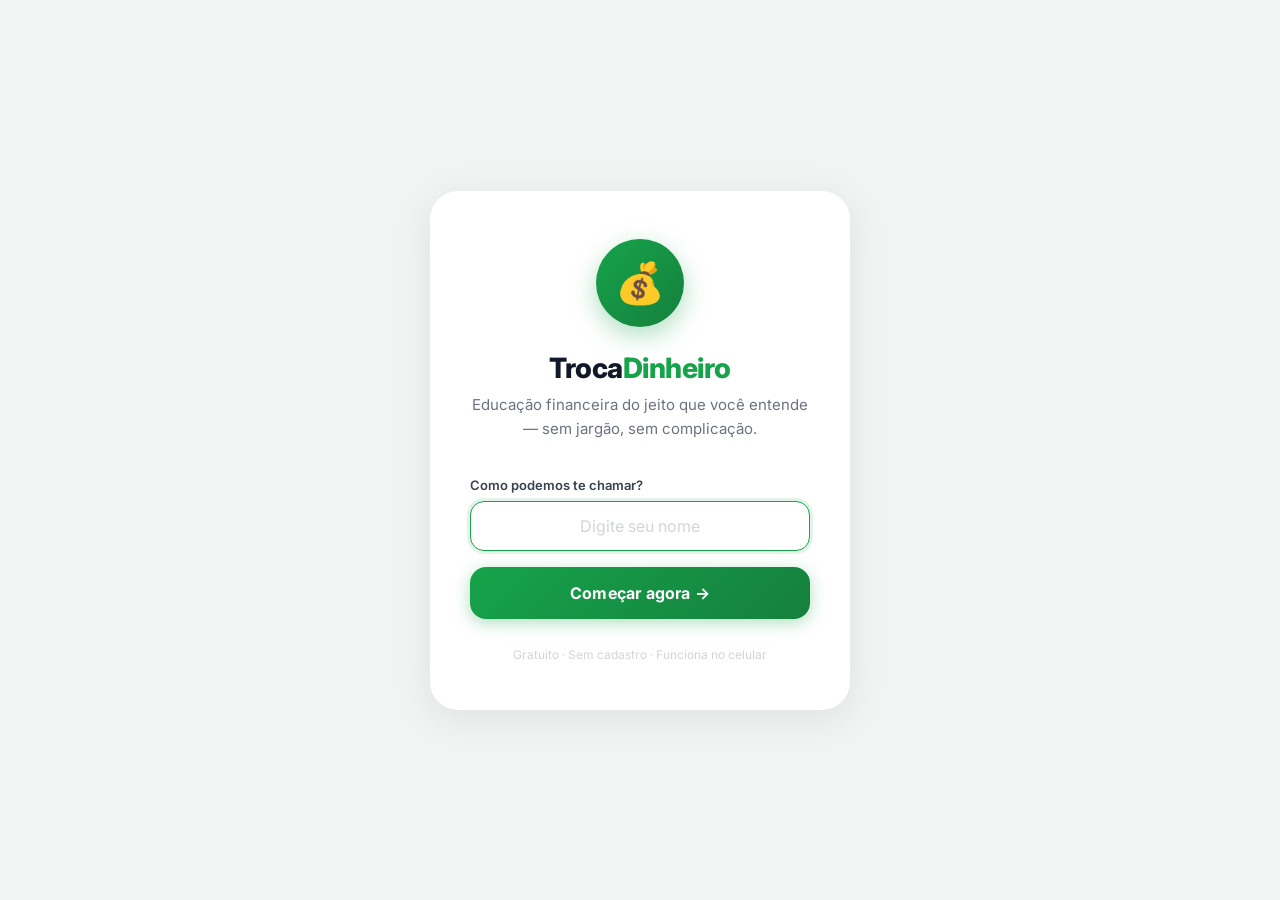
<file: TrocaDinheiro/bemvindo.html>
<!DOCTYPE html>
<html lang="pt-BR">

<head>
  <meta charset="UTF-8">
  <meta name="viewport" content="width=device-width, initial-scale=1.0">
  <title>TrocaDinheiro — Bem-vindo</title>

  <link rel="preconnect" href="https://fonts.googleapis.com">
  <link rel="preconnect" href="https://fonts.gstatic.com" crossorigin>
  <link href="https://fonts.googleapis.com/css2?family=Inter:wght@400;500;600;700;800&display=swap" rel="stylesheet">

  <style>

    * {
      margin: 0;
      padding: 0;
      box-sizing: border-box;
      font-family: 'Inter', sans-serif;
    }

    body {
      background: #f0f4f2;
      min-height: 100vh;
      display: flex;
      align-items: center;
      justify-content: center;
      padding: 24px 16px;
    }

    /* ═══════════════════════════════════════
       CARD CENTRAL
    ═══════════════════════════════════════ */

    .card {
      background: white;
      border-radius: 28px;
      padding: 48px 40px;
      max-width: 420px;
      width: 100%;
      box-shadow: 0 8px 40px rgba(0,0,0,0.08);
      text-align: center;
    }

    /* ═══════════════════════════════════════
       LOGO ANIMADA
    ═══════════════════════════════════════ */

    .logo-circle {
      width: 88px;
      height: 88px;
      border-radius: 50%;
      background: linear-gradient(135deg, #16a34a, #15803d);
      display: flex;
      align-items: center;
      justify-content: center;
      margin: 0 auto 24px;
      font-size: 40px;
      box-shadow: 0 8px 24px rgba(22,163,74,0.35);
      animation: entrarLogo 0.6s ease-out forwards;
    }

    @keyframes entrarLogo {
      from { opacity: 0; transform: scale(0.5); }
      to   { opacity: 1; transform: scale(1); }
    }

    /* ═══════════════════════════════════════
       TEXTOS — cada um entra com delay
    ═══════════════════════════════════════ */

    .app-nome {
      font-size: 28px;
      font-weight: 800;
      color: #111827;
      letter-spacing: -0.5px;
      margin-bottom: 8px;
      animation: subir 0.5s ease-out 0.2s both;
      /* both = aplica o estado inicial antes de começar */
    }

    .app-nome span { color: #16a34a; }

    .app-desc {
      font-size: 15px;
      color: #6b7280;
      line-height: 1.6;
      margin-bottom: 36px;
      animation: subir 0.5s ease-out 0.35s both;
    }

    @keyframes subir {
      from { opacity: 0; transform: translateY(16px); }
      to   { opacity: 1; transform: translateY(0); }
    }

    /* ═══════════════════════════════════════
       TELA 1: PRIMEIRO ACESSO
       Pede o nome do usuário
    ═══════════════════════════════════════ */

    .tela {
      animation: subir 0.4s ease-out both;
    }

    .tela-label {
      font-size: 13px;
      font-weight: 600;
      color: #374151;
      text-align: left;
      margin-bottom: 8px;
      display: block;
    }

    .input-nome {
      width: 100%;
      padding: 14px 16px;
      border: 1.5px solid #e5e7eb;
      border-radius: 14px;
      font-size: 16px;
      color: #111827;
      outline: none;
      transition: border-color 0.2s, box-shadow 0.2s;
      margin-bottom: 16px;
      font-family: 'Inter', sans-serif;
      text-align: center;
    }

    .input-nome:focus {
      border-color: #16a34a;
      box-shadow: 0 0 0 3px rgba(22,163,74,0.12);
    }

    .input-nome::placeholder { color: #d1d5db; }

    /* Mensagem de erro discreta */
    .erro {
      font-size: 13px;
      color: #ef4444;
      margin-bottom: 12px;
      display: none;
      animation: subir 0.3s ease-out;
    }

    /* ═══════════════════════════════════════
       TELA 2: RETORNO
       Cumprimenta pelo nome
    ═══════════════════════════════════════ */

    .saudacao {
      font-size: 22px;
      font-weight: 800;
      color: #111827;
      margin-bottom: 8px;
    }

    .saudacao span { color: #16a34a; }

    .saudacao-sub {
      font-size: 14px;
      color: #6b7280;
      margin-bottom: 28px;
      line-height: 1.6;
    }

    /* Progresso resumido na tela de retorno */
    .resumo-progresso {
      background: #f0fdf4;
      border: 1px solid #bbf7d0;
      border-radius: 14px;
      padding: 14px 18px;
      margin-bottom: 24px;
      display: flex;
      align-items: center;
      gap: 12px;
      text-align: left;
    }

    .resumo-icone {
      font-size: 28px;
      flex-shrink: 0;
    }

    .resumo-texto h4 {
      font-size: 13px;
      font-weight: 700;
      color: #166534;
      margin-bottom: 2px;
    }

    .resumo-texto p {
      font-size: 12px;
      color: #15803d;
    }

    /* ═══════════════════════════════════════
       BOTÃO PRINCIPAL
    ═══════════════════════════════════════ */

    .btn-entrar {
      width: 100%;
      padding: 16px;
      border: none;
      border-radius: 16px;
      background: linear-gradient(135deg, #16a34a, #15803d);
      color: white;
      font-size: 16px;
      font-weight: 700;
      cursor: pointer;
      transition: transform 0.2s, box-shadow 0.2s;
      box-shadow: 0 4px 16px rgba(22,163,74,0.35);
      letter-spacing: 0.2px;
      animation: subir 0.5s ease-out 0.5s both;
    }

    .btn-entrar:hover {
      transform: translateY(-2px);
      box-shadow: 0 8px 24px rgba(22,163,74,0.45);
    }

    .btn-entrar:active { transform: translateY(0); }

    /* Link discreto para trocar de usuário */
    .trocar-usuario {
      margin-top: 16px;
      font-size: 12px;
      color: #9ca3af;
      cursor: pointer;
      background: none;
      border: none;
      text-decoration: underline;
      animation: subir 0.5s ease-out 0.6s both;
    }

    .trocar-usuario:hover { color: #6b7280; }

    /* ═══════════════════════════════════════
       RODAPÉ DISCRETO
    ═══════════════════════════════════════ */

    .rodape {
      margin-top: 28px;
      font-size: 12px;
      color: #d1d5db;
      animation: subir 0.5s ease-out 0.7s both;
    }

    /* ═══════════════════════════════════════
       RESPONSIVO
    ═══════════════════════════════════════ */

    @media (max-width: 480px) {
      .card { padding: 36px 24px; }
      .app-nome { font-size: 24px; }
    }

  </style>
</head>

<body>

  <div class="card">

    <!-- LOGO -->
    <div class="logo-circle">💰</div>

    <!-- NOME E DESCRIÇÃO DO APP -->
    <h1 class="app-nome">Troca<span>Dinheiro</span></h1>
    <p class="app-desc">
      Educação financeira do jeito que você entende —
      sem jargão, sem complicação.
    </p>

    <!-- ═══════════════════════════════════════
         TELA 1: PRIMEIRO ACESSO
         Aparece quando não há nome salvo
    ═══════════════════════════════════════ -->

    <div id="tela-primeiro-acesso" class="tela" style="display:none;">

      <label class="tela-label" for="input-nome">
        Como podemos te chamar?
      </label>

      <input
        type="text"
        id="input-nome"
        class="input-nome"
        placeholder="Digite seu nome"
        maxlength="30"
        oninput="limparErro()"
        onkeydown="if(event.key==='Enter') entrar()"
      >
      <!-- onkeydown: ao pressionar Enter, chama entrar() diretamente -->

      <p class="erro" id="erro-nome">
        Por favor, digite seu nome para continuar.
      </p>

      <button class="btn-entrar" onclick="entrar()">
        Começar agora →
      </button>

    </div>

    <!-- ═══════════════════════════════════════
         TELA 2: RETORNO
         Aparece quando há nome salvo
    ═══════════════════════════════════════ -->

    <div id="tela-retorno" class="tela" style="display:none;">

      <p class="saudacao">
        Olá, <span id="nome-usuario"></span>! 👋
      </p>

      <p class="saudacao-sub">
        Que bom ter você de volta. Continue de onde parou.
      </p>

      <!-- Resumo do progresso -->
      <div class="resumo-progresso">
        <div class="resumo-icone">🏆</div>
        <div class="resumo-texto">
          <h4 id="resumo-titulo">Carregando...</h4>
          <p id="resumo-sub">Veja suas conquistas</p>
        </div>
      </div>

      <button class="btn-entrar" onclick="irPara('index.html')">
        Continuar →
      </button>

      <br>

      <button class="trocar-usuario" onclick="trocarUsuario()">
        Não é você? Trocar nome
      </button>

    </div>

    <!-- RODAPÉ -->
    <p class="rodape">Gratuito · Sem cadastro · Funciona no celular</p>

  </div>

  <script>

    // ─────────────────────────────────────
    // VERIFICA SE JÁ HÁ NOME SALVO
    // Decide qual tela mostrar ao carregar
    // ─────────────────────────────────────

    const nomeSalvo = localStorage.getItem('nome-usuario');
    // localStorage.getItem retorna null se não existir

    if (nomeSalvo) {
      mostrarRetorno(nomeSalvo);
    } else {
      mostrarPrimeiroAcesso();
    }


    // ─────────────────────────────────────
    // TELA DE PRIMEIRO ACESSO
    // ─────────────────────────────────────

    function mostrarPrimeiroAcesso() {
      document.getElementById('tela-primeiro-acesso').style.display = 'block';
      document.getElementById('tela-retorno').style.display         = 'none';

      // Foca automaticamente no campo de nome
      setTimeout(function() {
        document.getElementById('input-nome').focus();
      }, 600);
      // Delay de 600ms para esperar a animação de entrada terminar
    }


    // ─────────────────────────────────────
    // TELA DE RETORNO
    // Preenche com o nome e progresso
    // ─────────────────────────────────────

    function mostrarRetorno(nome) {
      document.getElementById('tela-primeiro-acesso').style.display = 'none';
      document.getElementById('tela-retorno').style.display         = 'block';

      // Preenche o nome
      document.getElementById('nome-usuario').textContent = nome;

      // Lê o progresso de módulos concluídos
      const concluidos = JSON.parse(localStorage.getItem('concluidos') || '[]');
      const total = 5;
      // Total de módulos disponíveis no app

      const tituloEl = document.getElementById('resumo-titulo');
      const subEl    = document.getElementById('resumo-sub');

      if (concluidos.length === 0) {
        tituloEl.textContent = 'Nenhum módulo concluído ainda';
        subEl.textContent    = 'Comece agora e aprenda algo novo!';
      } else if (concluidos.length === total) {
        tituloEl.textContent = 'Todos os módulos concluídos! 🎉';
        subEl.textContent    = 'Você completou o TrocaDinheiro!';
      } else {
        tituloEl.textContent = concluidos.length + ' de ' + total + ' módulos concluídos';
        subEl.textContent    = 'Continue de onde parou!';
      }
    }


    // ─────────────────────────────────────
    // FUNÇÃO DE ENTRADA (primeiro acesso)
    // ─────────────────────────────────────

    function entrar() {
      const input = document.getElementById('input-nome');
      const nome  = input.value.trim();
      // .trim() remove espaços no início e no fim

      if (nome === '') {
        // Mostra erro se o campo estiver vazio
        document.getElementById('erro-nome').style.display = 'block';
        input.focus();
        return;
      }

      // Formata o nome: primeira letra de cada palavra em maiúscula
      const nomeFormatado = nome
        .toLowerCase()
        .split(' ')
        .map(function(palavra) {
          return palavra.charAt(0).toUpperCase() + palavra.slice(1);
          // charAt(0) pega a primeira letra
          // toUpperCase() a deixa maiúscula
          // slice(1) pega o resto da palavra
        })
        .join(' ');

      // Salva no localStorage
      localStorage.setItem('nome-usuario', nomeFormatado);

      // Navega para o index com fade
      irPara('index.html');
    }


    // ─────────────────────────────────────
    // TROCAR USUÁRIO
    // Apaga o nome salvo e volta ao primeiro acesso
    // ─────────────────────────────────────

    function trocarUsuario() {
      if (confirm('Isso vai apagar seu nome e histórico de progresso. Continuar?')) {
        localStorage.removeItem('nome-usuario');
        localStorage.removeItem('concluidos');
        localStorage.removeItem('ultimoTema');
        localStorage.removeItem('historico');
        mostrarPrimeiroAcesso();
      }
    }


    // ─────────────────────────────────────
    // LIMPAR MENSAGEM DE ERRO
    // Chamada quando o usuário começa a digitar
    // ─────────────────────────────────────

    function limparErro() {
      document.getElementById('erro-nome').style.display = 'none';
    }


    // ─────────────────────────────────────
    // NAVEGAÇÃO COM FADE
    // ─────────────────────────────────────

    function irPara(pagina) {
      document.body.style.opacity    = '0';
      document.body.style.transition = 'opacity 0.25s';
      setTimeout(function() {
        window.location.href = pagina;
      }, 250);
    }

  </script>

</body>
</html>
</file>
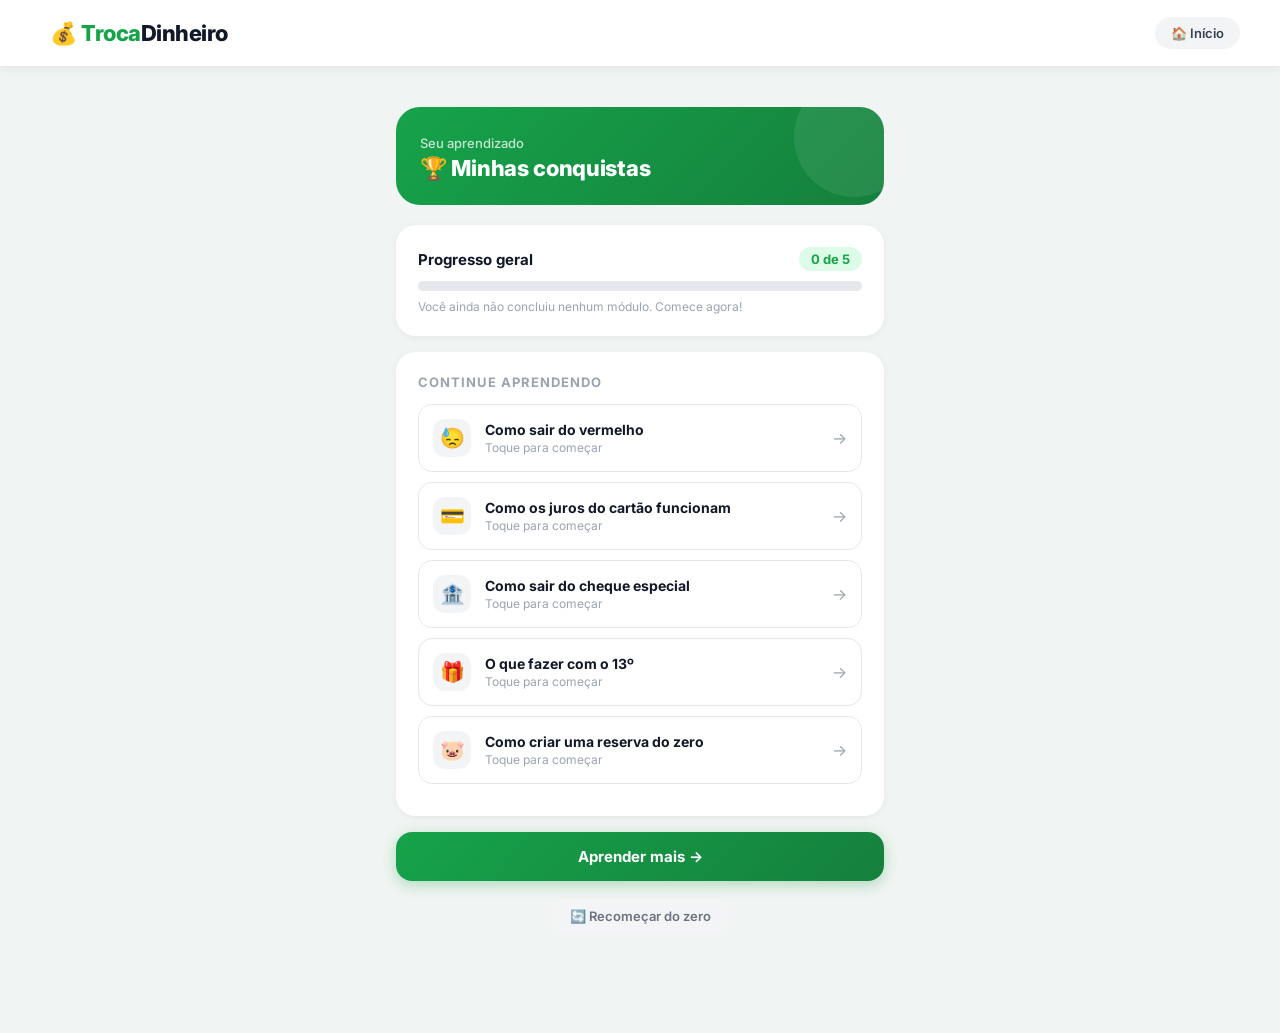
<file: TrocaDinheiro/conquistas.html>
<!DOCTYPE html>
<html lang="pt-BR">

<head>
  <meta charset="UTF-8">
  <meta name="viewport" content="width=device-width, initial-scale=1.0">
  <title>TrocaDinheiro — Conquistas</title>

  <link rel="preconnect" href="https://fonts.googleapis.com">
  <link rel="preconnect" href="https://fonts.gstatic.com" crossorigin>
  <link href="https://fonts.googleapis.com/css2?family=Inter:wght@400;500;600;700;800&display=swap" rel="stylesheet">

  <style>

    * {
      margin: 0;
      padding: 0;
      box-sizing: border-box;
      font-family: 'Inter', sans-serif;
    }

    html { scroll-behavior: smooth; }

    body {
      background: #f0f4f2;
      color: #1f2937;
      animation: fadeIn 0.35s ease-out;
      min-height: 100vh;
    }

    @keyframes fadeIn {
      from { opacity: 0; transform: translateY(8px); }
      to   { opacity: 1; transform: translateY(0); }
    }

    /* ═══════════════════════════════════════
       HEADER
    ═══════════════════════════════════════ */

    header {
      background: white;
      padding: 14px 40px;
      display: flex;
      justify-content: space-between;
      align-items: center;
      border-bottom: 1px solid #e5e7eb;
      position: sticky;
      top: 0;
      z-index: 999;
      box-shadow: 0 2px 12px rgba(0,0,0,0.06);
    }

    .logo-btn {
      text-decoration: none;
      border-radius: 12px;
      padding: 6px 10px;
      transition: 0.2s;
    }

    .logo-btn:hover { background: #f0fdf4; }

    .logo {
      font-size: 22px;
      font-weight: 800;
      color: #16a34a;
      letter-spacing: -0.5px;
    }

    .logo span { color: #111827; }

    .voltar-btn {
      background: #f3f4f6;
      color: #374151;
      border: none;
      padding: 8px 16px;
      border-radius: 20px;
      font-size: 13px;
      font-weight: 600;
      cursor: pointer;
      transition: background 0.2s;
      display: flex;
      align-items: center;
      gap: 6px;
    }

    .voltar-btn:hover { background: #e5e7eb; }

    /* ═══════════════════════════════════════
       CONTAINER
    ═══════════════════════════════════════ */

    .page-wrapper {
      max-width: 520px;
      margin: 40px auto;
      padding: 0 16px 60px;
    }

    /* ═══════════════════════════════════════
       CABEÇALHO DA PÁGINA
    ═══════════════════════════════════════ */

    .page-header {
      background: linear-gradient(135deg, #16a34a, #15803d);
      border-radius: 24px;
      padding: 28px 24px 24px;
      margin-bottom: 20px;
      position: relative;
      overflow: hidden;
    }

    .page-header::after {
      content: '';
      position: absolute;
      top: -30px; right: -30px;
      width: 120px; height: 120px;
      border-radius: 50%;
      background: rgba(255,255,255,0.08);
    }

    .page-header p {
      color: rgba(255,255,255,0.75);
      font-size: 13px;
      font-weight: 500;
      margin-bottom: 4px;
    }

    .page-header h1 {
      color: white;
      font-size: 22px;
      font-weight: 800;
      letter-spacing: -0.3px;
    }

    /* ═══════════════════════════════════════
       CARD BRANCO GERAL
    ═══════════════════════════════════════ */

    .card-section {
      background: white;
      border-radius: 20px;
      padding: 22px;
      margin-bottom: 16px;
      box-shadow: 0 2px 8px rgba(0,0,0,0.05);
    }

    .card-section-title {
      font-size: 13px;
      font-weight: 700;
      color: #9ca3af;
      text-transform: uppercase;
      letter-spacing: 1px;
      margin-bottom: 14px;
    }

    /* ═══════════════════════════════════════
       CARD DO QUE APRENDEU HOJE
    ═══════════════════════════════════════ */

    .aprendeu-box {
      background: linear-gradient(135deg, #f0fdf4, #dcfce7);
      border-left: 5px solid #16a34a;
      border-radius: 0 16px 16px 0;
      padding: 16px 20px;
      margin-bottom: 16px;
    }

    .aprendeu-box h3 {
      color: #166534;
      font-size: 13px;
      font-weight: 700;
      margin-bottom: 6px;
    }

    .aprendeu-box p {
      color: #15803d;
      font-size: 14px;
      line-height: 1.6;
    }

    /* ═══════════════════════════════════════
       BARRA DE PROGRESSO GERAL
    ═══════════════════════════════════════ */

    .progresso-geral {
      background: white;
      border-radius: 20px;
      padding: 22px;
      margin-bottom: 16px;
      box-shadow: 0 2px 8px rgba(0,0,0,0.05);
    }

    .progresso-topo {
      display: flex;
      justify-content: space-between;
      align-items: center;
      margin-bottom: 10px;
    }

    .progresso-topo h3 {
      font-size: 15px;
      font-weight: 700;
      color: #111827;
    }

    .progresso-num {
      font-size: 13px;
      font-weight: 700;
      color: #16a34a;
      background: #dcfce7;
      padding: 4px 12px;
      border-radius: 20px;
    }

    .progress-bg {
      background: #e5e7eb;
      border-radius: 8px;
      height: 10px;
      overflow: hidden;
      margin-bottom: 8px;
    }

    .progress-fill {
      background: linear-gradient(90deg, #16a34a, #22c55e);
      border-radius: 8px;
      height: 10px;
      transition: width 0.8s ease;
    }

    .progresso-legenda {
      font-size: 12px;
      color: #9ca3af;
    }

    /* ═══════════════════════════════════════
       MÓDULOS CONCLUÍDOS
    ═══════════════════════════════════════ */

    .conquista-item {
      display: flex;
      align-items: center;
      gap: 14px;
      padding: 14px;
      border-radius: 14px;
      background: #f9fafb;
      border: 1px solid #e5e7eb;
      margin-bottom: 10px;
      animation: entrar 0.4s ease-out;
    }

    @keyframes entrar {
      from { opacity: 0; transform: translateY(8px); }
      to   { opacity: 1; transform: translateY(0); }
    }

    .conquista-numero {
      width: 38px;
      height: 38px;
      border-radius: 50%;
      background: linear-gradient(135deg, #16a34a, #15803d);
      color: white;
      display: flex;
      align-items: center;
      justify-content: center;
      font-weight: 800;
      font-size: 15px;
      flex-shrink: 0;
      box-shadow: 0 3px 8px rgba(22,163,74,0.3);
    }

    .conquista-info h4 {
      font-size: 14px;
      font-weight: 700;
      color: #111827;
      margin-bottom: 3px;
    }

    .conquista-info p {
      font-size: 12px;
      color: #9ca3af;
    }

    .conquista-check {
      margin-left: auto;
      font-size: 18px;
      flex-shrink: 0;
    }

    /* ═══════════════════════════════════════
       PRÓXIMOS MÓDULOS (disponíveis)
    ═══════════════════════════════════════ */

    .proximo-item {
      display: flex;
      align-items: center;
      gap: 14px;
      padding: 14px;
      border-radius: 14px;
      background: white;
      border: 1.5px solid #e5e7eb;
      margin-bottom: 10px;
      cursor: pointer;
      transition: transform 0.2s, box-shadow 0.2s, border-color 0.2s;
      width: 100%;
      text-align: left;
    }

    .proximo-item:hover {
      transform: translateY(-3px);
      box-shadow: 0 8px 20px rgba(0,0,0,0.08);
      border-color: #16a34a;
    }

    .proximo-item:active { transform: translateY(0); }

    .proximo-icone {
      width: 38px;
      height: 38px;
      border-radius: 12px;
      display: flex;
      align-items: center;
      justify-content: center;
      font-size: 20px;
      flex-shrink: 0;
      background: #f3f4f6;
    }

    .proximo-info h4 {
      font-size: 14px;
      font-weight: 700;
      color: #111827;
      margin-bottom: 2px;
    }

    .proximo-info p {
      font-size: 12px;
      color: #9ca3af;
    }

    .proximo-seta {
      margin-left: auto;
      color: #9ca3af;
      font-size: 16px;
      flex-shrink: 0;
    }

    /* ═══════════════════════════════════════
       ESTADO VAZIO (nenhum módulo concluído)
    ═══════════════════════════════════════ */

    .estado-vazio {
      text-align: center;
      padding: 24px 16px;
      color: #9ca3af;
    }

    .estado-vazio .icone { font-size: 40px; margin-bottom: 10px; }

    .estado-vazio p {
      font-size: 14px;
      line-height: 1.6;
    }

    /* ═══════════════════════════════════════
       CARD DE PARABÉNS (tudo concluído)
    ═══════════════════════════════════════ */

    .parabens-card {
      background: linear-gradient(135deg, #ecfdf5, #dcfce7);
      border-radius: 20px;
      padding: 28px 24px;
      text-align: center;
      margin-bottom: 16px;
      border: 1px solid #a7f3d0;
    }

    .parabens-card .icone { font-size: 48px; margin-bottom: 12px; }

    .parabens-card h2 {
      font-size: 20px;
      font-weight: 800;
      color: #166534;
      margin-bottom: 8px;
    }

    .parabens-card p {
      font-size: 14px;
      color: #15803d;
      line-height: 1.6;
    }

    /* ═══════════════════════════════════════
       HISTÓRICO DE CÁLCULOS
    ═══════════════════════════════════════ */

    .historico-item {
      display: flex;
      justify-content: space-between;
      align-items: center;
      padding: 12px 14px;
      border-radius: 12px;
      background: #f9fafb;
      border: 1px solid #e5e7eb;
      margin-bottom: 8px;
      animation: entrar 0.3s ease;
    }

    .historico-item .info-principal {
      font-size: 13px;
      font-weight: 600;
      color: #111827;
    }

    .historico-item .data {
      font-size: 11px;
      color: #9ca3af;
      margin-top: 2px;
    }

    .saldo-tag {
      font-size: 13px;
      font-weight: 700;
      padding: 4px 12px;
      border-radius: 20px;
      white-space: nowrap;
    }

    .saldo-tag.positivo { background: #dcfce7; color: #166534; }
    .saldo-tag.negativo { background: #fee2e2; color: #991b1b; }
    .saldo-tag.zerado   { background: #fef3c7; color: #92400e; }

    .historico-vazio {
      text-align: center;
      color: #9ca3af;
      font-size: 13px;
      padding: 16px 0;
    }

    /* ═══════════════════════════════════════
       BOTÕES
    ═══════════════════════════════════════ */

    .btn-primary {
      width: 100%;
      padding: 15px;
      border: none;
      border-radius: 16px;
      background: linear-gradient(135deg, #16a34a, #15803d);
      color: white;
      font-size: 15px;
      font-weight: 700;
      cursor: pointer;
      transition: transform 0.2s, box-shadow 0.2s;
      box-shadow: 0 4px 14px rgba(22,163,74,0.3);
      margin-bottom: 10px;
    }

    .btn-primary:hover {
      transform: translateY(-2px);
      box-shadow: 0 8px 20px rgba(22,163,74,0.4);
    }

    .btn-secondary {
      width: auto;
      padding: 9px 18px;
      border: none;
      border-radius: 10px;
      background: #f3f4f6;
      color: #6b7280;
      font-size: 13px;
      font-weight: 600;
      cursor: pointer;
      transition: background 0.2s;
      margin-top: 8px;
    }

    .btn-secondary:hover { background: #e5e7eb; }

    /* ═══════════════════════════════════════
       RESPONSIVO
    ═══════════════════════════════════════ */

    @media (max-width: 560px) {
      header { padding: 12px 16px; }
      .page-wrapper { margin: 20px auto; }
      .page-header { border-radius: 16px; padding: 22px 18px; }
      .page-header h1 { font-size: 19px; }
    }

  </style>
</head>

<body>

  <!-- HEADER -->
  <header>
    <a href="bemvindo.html" class="logo-btn">
      <div class="logo">💰 Troca<span>Dinheiro</span></div>
    </a>
    <button class="voltar-btn" onclick="irPara('index.html')">
      🏠 Início
    </button>
  </header>

  <div class="page-wrapper">

    <!-- CABEÇALHO -->
    <div class="page-header">
      <p>Seu aprendizado</p>
      <h1>🏆 Minhas conquistas</h1>
    </div>

    <!-- O QUE APRENDEU -->
    <div class="aprendeu-box" id="aprendeu-box" style="display:none;">
      <h3>✅ Você aprendeu recentemente:</h3>
      <p id="aprendeu-texto"></p>
    </div>

    <!-- BARRA DE PROGRESSO GERAL -->
    <div class="progresso-geral">
      <div class="progresso-topo">
        <h3>Progresso geral</h3>
        <span class="progresso-num" id="progresso-num">0 de 5</span>
      </div>
      <div class="progress-bg">
        <div class="progress-fill" id="progresso-barra" style="width:0%"></div>
      </div>
      <p class="progresso-legenda" id="progresso-legenda">
        Complete os módulos para ver seu progresso aqui.
      </p>
    </div>

    <!-- MÓDULOS CONCLUÍDOS -->
    <div class="card-section" id="secao-concluidos" style="display:none;">
      <p class="card-section-title">Módulos concluídos</p>
      <div id="lista-concluidos"></div>
    </div>

    <!-- PARABÉNS (aparece só quando tudo é concluído) -->
    <div class="parabens-card" id="parabens-card" style="display:none;">
      <div class="icone">🎊</div>
      <h2>Você completou tudo!</h2>
      <p>Parabéns — você passou por todos os módulos do TrocaDinheiro. Compartilhe esse conhecimento com alguém que precisa!</p>
    </div>

    <!-- PRÓXIMOS MÓDULOS -->
    <div class="card-section" id="secao-proximos">
      <p class="card-section-title">Continue aprendendo</p>
      <div id="lista-proximos"></div>
    </div>

    <!-- BOTÕES -->
    <button class="btn-primary" onclick="irPara('index.html')">
      Aprender mais →
    </button>

    <div style="text-align:center;">
      <button class="btn-secondary" onclick="resetar()">
        🔄 Recomeçar do zero
      </button>
    </div>

  </div>

  <script>

    // ─────────────────────────────────────
    // MAPA DE TEMAS
    // Nome, ícone, resumo e destino de cada módulo
    // ─────────────────────────────────────

    const infoTemas = {
      vermelho: {
        nome:    'Como sair do vermelho',
        icone:   '😓',
        resumo:  'Você aprendeu a mapear dívidas, priorizar pagamentos e criar um colchão financeiro para não voltar ao negativo.',
        destino: 'conteudo.html?tema=vermelho'
      },
      cartao: {
        nome:    'Como os juros do cartão funcionam',
        icone:   '💳',
        resumo:  'Você entendeu como os juros rotativos funcionam e como usar o cartão de forma saudável.',
        destino: 'conteudo.html?tema=cartao'
      },
      cheque: {
        nome:    'Como sair do cheque especial',
        icone:   '🏦',
        resumo:  'Você descobriu por que o cheque especial é perigoso e como negociar uma saída com juros menores.',
        destino: 'conteudo.html?tema=cheque'
      },
      decimo: {
        nome:    'O que fazer com o 13º',
        icone:   '🎁',
        resumo:  'Você aprendeu a usar o 13º salário de forma estratégica — quitando dívidas e guardando o restante.',
        destino: 'conteudo.html?tema=decimo'
      },
      poupanca: {
        nome:    'Como criar uma reserva do zero',
        icone:   '🐷',
        resumo:  'Você descobriu como começar a guardar dinheiro mesmo com renda baixa, com constância e sem pressão.',
        destino: 'conteudo.html?tema=poupanca'
      }
    };

    // Ordem sugerida de aprendizado
    const ordemTemas = ['vermelho', 'cartao', 'cheque', 'decimo', 'poupanca'];
    const totalTemas = ordemTemas.length;


    // ─────────────────────────────────────
    // LENDO O HISTÓRICO DE MÓDULOS
    // ─────────────────────────────────────

    function lerConcluidos() {
      return JSON.parse(localStorage.getItem('concluidos') || '[]');
    }


    // ─────────────────────────────────────
    // REGISTRA O ÚLTIMO TEMA CONCLUÍDO
    // Vindo da tela de conteúdo
    // ─────────────────────────────────────

    const ultimoTema = localStorage.getItem('ultimoTema');

    if (ultimoTema && infoTemas[ultimoTema]) {
      // Mostra o box do que aprendeu
      document.getElementById('aprendeu-box').style.display  = 'block';
      document.getElementById('aprendeu-texto').textContent  = infoTemas[ultimoTema].resumo;
      localStorage.removeItem('ultimoTema');
      // Remove a chave temporária após usar
    }


    // ─────────────────────────────────────
    // MONTA TODA A TELA
    // ─────────────────────────────────────

    function montarTela() {
      const concluidos = lerConcluidos();
      const qtd = concluidos.length;

      // ── BARRA DE PROGRESSO GERAL ──
      const pct = (qtd / totalTemas) * 100;
      document.getElementById('progresso-barra').style.width = pct + '%';
      document.getElementById('progresso-num').textContent   = qtd + ' de ' + totalTemas;

      if (qtd === 0) {
        document.getElementById('progresso-legenda').textContent =
          'Você ainda não concluiu nenhum módulo. Comece agora!';
      } else if (qtd === totalTemas) {
        document.getElementById('progresso-legenda').textContent =
          'Incrível! Você completou todos os módulos. 🎉';
      } else {
        document.getElementById('progresso-legenda').textContent =
          'Você já concluiu ' + qtd + ' de ' + totalTemas + ' módulos. Continue!';
      }

      // ── MÓDULOS CONCLUÍDOS ──
      const secaoConcluidos = document.getElementById('secao-concluidos');
      const listaConcluidos = document.getElementById('lista-concluidos');

      if (qtd > 0) {
        secaoConcluidos.style.display = 'block';
        listaConcluidos.innerHTML = '';

        concluidos.forEach(function(tema, i) {
          const info = infoTemas[tema];
          if (!info) return;

          listaConcluidos.innerHTML += `
            <div class="conquista-item">
              <div class="conquista-numero">${i + 1}</div>
              <div class="conquista-info">
                <h4>${info.icone} ${info.nome}</h4>
                <p>Concluído ✓</p>
              </div>
              <div class="conquista-check">⭐</div>
            </div>`;
        });
      } else {
        secaoConcluidos.style.display = 'none';
      }

      // ── PARABÉNS (tudo concluído) ──
      const parabensCard = document.getElementById('parabens-card');
      parabensCard.style.display = qtd === totalTemas ? 'block' : 'none';

      // ── PRÓXIMOS MÓDULOS ──
      const secaoProximos = document.getElementById('secao-proximos');
      const listaProximos = document.getElementById('lista-proximos');

      const naoConcluidos = ordemTemas.filter(function(t) {
        return !concluidos.includes(t);
        // filter retorna só os que ainda NÃO foram concluídos
      });

      if (naoConcluidos.length === 0) {
        secaoProximos.style.display = 'none';
      } else {
        secaoProximos.style.display = 'block';
        listaProximos.innerHTML = '';

        naoConcluidos.forEach(function(tema) {
          const info = infoTemas[tema];
          if (!info) return;

          listaProximos.innerHTML += `
            <button class="proximo-item" onclick="irPara('${info.destino}')">
              <div class="proximo-icone">${info.icone}</div>
              <div class="proximo-info">
                <h4>${info.nome}</h4>
                <p>Toque para começar</p>
              </div>
              <div class="proximo-seta">→</div>
            </button>`;
        });
      }

    }

    
    // ─────────────────────────────────────
    // RESETAR PROGRESSO
    // ─────────────────────────────────────

    function resetar() {
      if (confirm('Isso vai apagar todo o seu progresso e histórico. Tem certeza?')) {
        localStorage.removeItem('concluidos');
        localStorage.removeItem('ultimoTema');
        localStorage.removeItem('historico');
        montarTela();
      }
    }


    // ─────────────────────────────────────
    // NAVEGAÇÃO COM FADE
    // ─────────────────────────────────────

    function irPara(pagina) {
      document.body.style.opacity = '0';
      document.body.style.transition = 'opacity 0.25s';
      setTimeout(function() { window.location.href = pagina; }, 250);
    }


    // ─────────────────────────────────────
    // INICIALIZAÇÃO
    // ─────────────────────────────────────

    montarTela();

  </script>

</body>
</html>
</file>
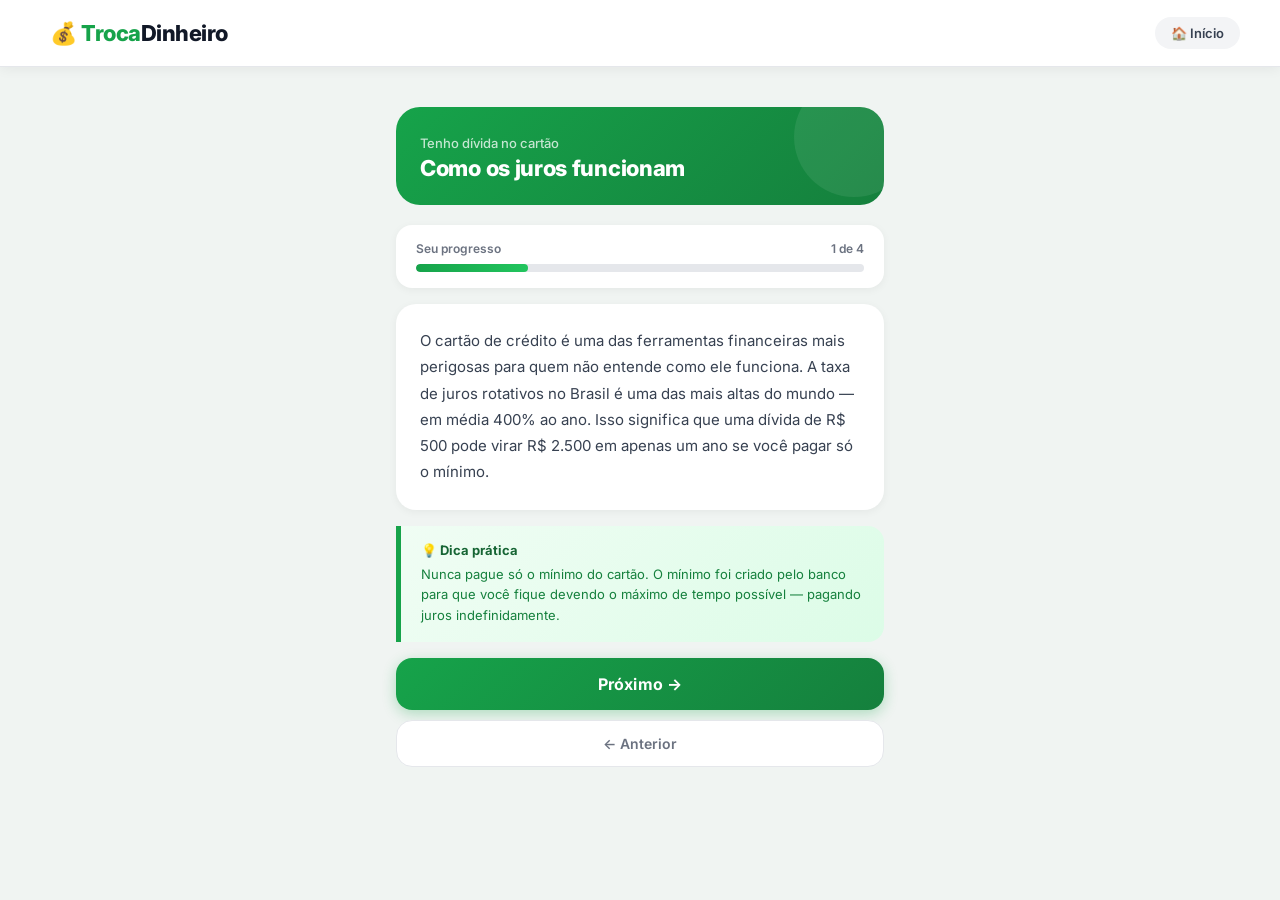
<file: TrocaDinheiro/conteudo.html>
<!DOCTYPE html>
<html lang="pt-BR">

<head>
  <meta charset="UTF-8">
  <meta name="viewport" content="width=device-width, initial-scale=1.0">
  <title>TrocaDinheiro — Conteúdo</title>

  <link rel="preconnect" href="https://fonts.googleapis.com">
  <link rel="preconnect" href="https://fonts.gstatic.com" crossorigin>
  <link href="https://fonts.googleapis.com/css2?family=Inter:wght@400;500;600;700;800&display=swap" rel="stylesheet">

  <style>

    /* ═══════════════════════════════════════
       RESET E BASE
    ═══════════════════════════════════════ */

    * {
      margin: 0;
      padding: 0;
      box-sizing: border-box;
      font-family: 'Inter', sans-serif;
    }

    html { scroll-behavior: smooth; }

    body {
      background: #f0f4f2;
      color: #1f2937;
      animation: fadeIn 0.35s ease-out;
      min-height: 100vh;
    }

    @keyframes fadeIn {
      from { opacity: 0; transform: translateY(8px); }
      to   { opacity: 1; transform: translateY(0); }
    }

    /* ═══════════════════════════════════════
       HEADER FIXO (estilo Fernando)
    ═══════════════════════════════════════ */

    header {
      background: white;
      padding: 14px 40px;
      display: flex;
      justify-content: space-between;
      align-items: center;
      border-bottom: 1px solid #e5e7eb;
      position: sticky;
      top: 0;
      z-index: 999;
      box-shadow: 0 2px 12px rgba(0,0,0,0.06);
    }

    .logo-btn {
      text-decoration: none;
      border-radius: 12px;
      padding: 6px 10px;
      transition: 0.2s;
    }

    .logo-btn:hover { background: #f0fdf4; }

    .logo {
      font-size: 22px;
      font-weight: 800;
      color: #16a34a;
      letter-spacing: -0.5px;
    }

    .logo span { color: #111827; }

    .voltar-btn {
      background: #f3f4f6;
      color: #374151;
      border: none;
      padding: 8px 16px;
      border-radius: 20px;
      font-size: 13px;
      font-weight: 600;
      cursor: pointer;
      transition: background 0.2s;
      text-decoration: none;
      display: flex;
      align-items: center;
      gap: 6px;
    }

    .voltar-btn:hover { background: #e5e7eb; }

    /* ═══════════════════════════════════════
       CONTAINER CENTRAL
       Simula tela de celular no desktop
    ═══════════════════════════════════════ */

    .page-wrapper {
      max-width: 520px;
      margin: 40px auto;
      padding: 0 16px 60px;
    }

    /* ═══════════════════════════════════════
       CABEÇALHO DO MÓDULO
       Gradiente verde igual ao index
    ═══════════════════════════════════════ */

    .modulo-header {
      background: linear-gradient(135deg, #16a34a, #15803d);
      border-radius: 24px;
      padding: 28px 24px 24px;
      margin-bottom: 20px;
      position: relative;
      overflow: hidden;
    }

    /* Círculo decorativo no canto */
    .modulo-header::after {
      content: '';
      position: absolute;
      top: -30px; right: -30px;
      width: 120px; height: 120px;
      border-radius: 50%;
      background: rgba(255,255,255,0.08);
    }

    .modulo-header .subtitulo {
      color: rgba(255,255,255,0.75);
      font-size: 13px;
      font-weight: 500;
      margin-bottom: 4px;
    }

    .modulo-header h1 {
      color: white;
      font-size: 22px;
      font-weight: 800;
      letter-spacing: -0.3px;
    }

    /* ═══════════════════════════════════════
       BARRA DE PROGRESSO (da Anna — elogiada)
    ═══════════════════════════════════════ */

    .progress-wrapper {
      background: white;
      border-radius: 16px;
      padding: 16px 20px;
      margin-bottom: 16px;
      box-shadow: 0 2px 8px rgba(0,0,0,0.05);
    }

    .progress-label {
      display: flex;
      justify-content: space-between;
      font-size: 12px;
      font-weight: 600;
      color: #6b7280;
      margin-bottom: 8px;
    }

    .progress-bg {
      background: #e5e7eb;
      border-radius: 8px;
      height: 8px;
      overflow: hidden;
    }

    .progress-fill {
      background: linear-gradient(90deg, #16a34a, #22c55e);
      border-radius: 8px;
      height: 8px;
      transition: width 0.5s ease;
    }

    /* ═══════════════════════════════════════
       CARD DE CONTEÚDO PRINCIPAL
    ═══════════════════════════════════════ */

    .conteudo-card {
      background: white;
      border-radius: 20px;
      padding: 24px;
      margin-bottom: 16px;
      box-shadow: 0 2px 8px rgba(0,0,0,0.05);
      /* Animação suave ao trocar de passo */
      animation: slideIn 0.3s ease-out;
    }

    @keyframes slideIn {
      from { opacity: 0; transform: translateX(12px); }
      to   { opacity: 1; transform: translateX(0); }
    }

    .conteudo-card p {
      font-size: 15px;
      line-height: 1.75;
      color: #374151;
    }

    /* ═══════════════════════════════════════
       CAIXA DE DICA PRÁTICA (da Anna)
    ═══════════════════════════════════════ */

    .tip-box {
      background: linear-gradient(135deg, #f0fdf4, #dcfce7);
      border-left: 5px solid #16a34a;
      border-radius: 0 16px 16px 0;
      padding: 16px 20px;
      margin-bottom: 16px;
      animation: slideIn 0.3s ease-out;
    }

    .tip-box h3 {
      color: #166534;
      font-size: 13px;
      font-weight: 700;
      margin-bottom: 6px;
      display: flex;
      align-items: center;
      gap: 6px;
    }

    .tip-box p {
      color: #15803d;
      font-size: 13px;
      line-height: 1.6;
    }

    /* ═══════════════════════════════════════
       CALCULADORA EMBUTIDA (exclusiva do 13º)
    ═══════════════════════════════════════ */

    .calc-embutida {
      background: white;
      border-radius: 20px;
      padding: 24px;
      margin-bottom: 16px;
      box-shadow: 0 2px 8px rgba(0,0,0,0.05);
      border-top: 4px solid #16a34a;
      display: none;
      /* Começa escondida — aparece só no tema do 13º no passo certo */
    }

    .calc-embutida h3 {
      font-size: 16px;
      font-weight: 700;
      color: #111827;
      margin-bottom: 16px;
      display: flex;
      align-items: center;
      gap: 8px;
    }

    .calc-input-group {
      margin-bottom: 12px;
    }

    .calc-input-group label {
      display: block;
      font-size: 13px;
      font-weight: 600;
      color: #374151;
      margin-bottom: 5px;
    }

    .calc-input-group input {
      width: 100%;
      padding: 11px 14px;
      border: 1.5px solid #e5e7eb;
      border-radius: 12px;
      font-size: 15px;
      color: #111827;
      outline: none;
      transition: border-color 0.2s, box-shadow 0.2s;
      font-family: 'Inter', sans-serif;
    }

    .calc-input-group input:focus {
      border-color: #16a34a;
      box-shadow: 0 0 0 3px rgba(22,163,74,0.12);
    }

    .calc-input-group input::placeholder { color: #d1d5db; }

    .calc-resultado {
      background: #f9fafb;
      border-radius: 12px;
      padding: 14px 16px;
      margin-top: 14px;
      display: none;
      border-left: 4px solid #16a34a;
    }

    .calc-resultado p {
      font-size: 14px;
      color: #374151;
      line-height: 1.7;
    }

    .calc-resultado strong {
      color: #16a34a;
      font-size: 16px;
    }

    /* ═══════════════════════════════════════
       BOTÕES DE NAVEGAÇÃO
    ═══════════════════════════════════════ */

    .botoes {
      display: flex;
      flex-direction: column;
      gap: 10px;
    }

    .btn-proximo {
      width: 100%;
      padding: 16px;
      border: none;
      border-radius: 16px;
      background: linear-gradient(135deg, #16a34a, #15803d);
      color: white;
      font-size: 16px;
      font-weight: 700;
      cursor: pointer;
      transition: transform 0.2s, box-shadow 0.2s;
      box-shadow: 0 4px 14px rgba(22,163,74,0.3);
      letter-spacing: 0.2px;
    }

    .btn-proximo:hover {
      transform: translateY(-2px);
      box-shadow: 0 8px 20px rgba(22,163,74,0.4);
    }

    .btn-proximo:active { transform: translateY(0); }

    .btn-voltar {
      width: 100%;
      padding: 14px;
      border: 1.5px solid #e5e7eb;
      border-radius: 16px;
      background: white;
      color: #6b7280;
      font-size: 14px;
      font-weight: 600;
      cursor: pointer;
      transition: background 0.2s, color 0.2s;
    }

    .btn-voltar:hover {
      background: #f9fafb;
      color: #374151;
    }

    /* ═══════════════════════════════════════
       TELA DE CONCLUSÃO DO MÓDULO
    ═══════════════════════════════════════ */

    .conclusao-card {
      background: linear-gradient(135deg, #ecfdf5, #dcfce7);
      border-radius: 20px;
      padding: 28px 24px;
      text-align: center;
      margin-bottom: 16px;
      display: none;
      animation: slideIn 0.4s ease-out;
    }

    .conclusao-icon {
      font-size: 52px;
      margin-bottom: 12px;
    }

    .conclusao-card h2 {
      font-size: 20px;
      font-weight: 800;
      color: #166534;
      margin-bottom: 8px;
    }

    .conclusao-card p {
      font-size: 14px;
      color: #15803d;
      line-height: 1.6;
    }

    /* ═══════════════════════════════════════
       RESPONSIVO
    ═══════════════════════════════════════ */

    @media (max-width: 560px) {
      header { padding: 12px 16px; }
      .page-wrapper { margin: 20px auto; }
      .modulo-header { border-radius: 16px; padding: 22px 18px; }
      .modulo-header h1 { font-size: 19px; }
    }

  </style>
</head>

<body>

  <!-- HEADER -->
  <header>
    <a href="bemvindo.html" class="logo-btn">
      <div class="logo">💰 Troca<span>Dinheiro</span></div>
    </a>
    <button class="voltar-btn" onclick="irPara('index.html')">
       🏠 Início
    </button>
  </header>

  <div class="page-wrapper">

    <!-- CABEÇALHO DO MÓDULO -->
    <div class="modulo-header">
      <p class="subtitulo" id="header-subtitulo">Carregando...</p>
      <h1 id="header-titulo">Carregando...</h1>
    </div>

    <!-- BARRA DE PROGRESSO -->
    <div class="progress-wrapper">
      <div class="progress-label">
        <span>Seu progresso</span>
        <span id="progresso-texto">1 de 3</span>
      </div>
      <div class="progress-bg">
        <div class="progress-fill" id="progresso-barra" style="width:33%"></div>
      </div>
    </div>

    <!-- CARD DE CONTEÚDO -->
    <div class="conteudo-card" id="conteudo-card">
      <p id="conteudo-texto"></p>
    </div>

    <!-- DICA PRÁTICA -->
    <div class="tip-box" id="dica-box">
      <h3>💡 Dica prática</h3>
      <p id="dica-texto"></p>
    </div>

    <!-- CALCULADORA DO 13º (aparece só nesse módulo) -->
    <div class="calc-embutida" id="calc-decimo">
      <h3>🧮 Simule seu 13º</h3>

      <div class="calc-input-group">
        <label>Qual é o seu salário? (R$)</label>
        <input type="number" id="salario-decimo"
          placeholder="Ex: 1320"
          oninput="calcularDecimo()">
      </div>

      <div class="calc-input-group">
        <label>Quantos meses você trabalhou este ano?</label>
        <input type="number" id="meses-decimo"
          placeholder="Ex: 12" min="1" max="12"
          oninput="calcularDecimo()">
      </div>

      <div class="calc-input-group">
        <label>Total de dívidas com juros altos (R$)</label>
        <input type="number" id="dividas-decimo"
          placeholder="Ex: 500 (cartão, cheque especial)"
          oninput="calcularDecimo()">
      </div>

      <div class="calc-resultado" id="resultado-decimo">
        <p id="texto-decimo"></p>
      </div>
    </div>

    <!-- CARD DE CONCLUSÃO -->
    <div class="conclusao-card" id="conclusao-card">
      <div class="conclusao-icon">🎉</div>
      <h2>Módulo concluído!</h2>
      <p id="conclusao-texto">Você terminou esse módulo. Continue aprendendo!</p>
    </div>

    <!-- BOTÕES -->
    <div class="botoes">
      <button class="btn-proximo" id="btn-proximo" onclick="avancar()">
        Próximo →
      </button>
      <button class="btn-voltar" id="btn-anterior" onclick="voltar()">
       ← Anterior
      </button>
    </div>

  </div>

  <script>

    // ─────────────────────────────────────
    // BANCO DE CONTEÚDO COMPLETO
    // Todos os temas com seus passos
    // ─────────────────────────────────────

    const temas = {

      vermelho: {
        subtitulo: "Estou no vermelho",
        titulo: "Como sair do negativo",
        conclusao: "Agora você sabe como mapear suas dívidas e dar os primeiros passos para sair do vermelho!",
        passos: [
          {
            texto: "Estar no vermelho significa que você gastou mais do que ganhou. Isso acontece com muita gente e tem solução — mas precisa de um plano. O primeiro passo é saber exatamente quanto você deve e para quem. Anote tudo: cartão, cheque especial, empréstimos, contas atrasadas.",
            dica: "Pegue um papel agora e liste todas as suas dívidas: nome do credor, valor total e data de vencimento. Ver tudo junto parece assustador, mas é o primeiro passo para sair do buraco."
          },
          {
            texto: "Com a lista em mãos, é hora de priorizar. Nem toda dívida é igual — algumas crescem muito mais rápido que outras. Dívidas com juros altos, como cartão de crédito (400% ao ano) e cheque especial (150% ao ano), devoram seu dinheiro. Quite essas primeiro, mesmo que seja pouco por vez.",
            dica: "Se você deve R$ 200 no cartão com 400% de juros ao ano, em 12 meses essa dívida pode virar R$ 1.000. Pagar R$ 50 agora vale muito mais do que esperar."
          },
          {
            texto: "Depois de priorizar, o próximo passo é criar um pequeno espaço no orçamento para começar a pagar. Não precisa cortar tudo de uma vez — cortes pequenos somados já fazem diferença. Um lanche a menos por dia são R$ 90 por mês. Uma assinatura cancelada são R$ 30. Pequenas decisões mudam o jogo.",
            dica: "Liste 3 gastos que você poderia reduzir essa semana. Não precisa eliminar — só reduzir. R$ 100 a mais por mês já permitem quitar uma dívida pequena em poucos meses."
          },
          {
            texto: "Com as dívidas sob controle, é hora de pensar em não voltar para o vermelho. Isso significa criar um colchão financeiro — mesmo pequeno. Uma reserva de R$ 300 a R$ 500 já evita que um imprevisto te jogue de volta no negativo. Construa devagar, mas construa.",
            dica: "Abra uma conta separada da sua conta corrente e transfira um valor fixo todo mês — mesmo que seja R$ 20. O importante é a constância, não o valor."
          }
        ]
      },

      cartao: {
        subtitulo: "Tenho dívida no cartão",
        titulo: "Como os juros funcionam",
        conclusao: "Agora você entende como os juros do cartão funcionam e como usá-lo de forma saudável!",
        passos: [
          {
            texto: "O cartão de crédito é uma das ferramentas financeiras mais perigosas para quem não entende como ele funciona. A taxa de juros rotativos no Brasil é uma das mais altas do mundo — em média 400% ao ano. Isso significa que uma dívida de R$ 500 pode virar R$ 2.500 em apenas um ano se você pagar só o mínimo.",
            dica: "Nunca pague só o mínimo do cartão. O mínimo foi criado pelo banco para que você fique devendo o máximo de tempo possível — pagando juros indefinidamente."
          },
          {
            texto: "O cartão de crédito não é dinheiro extra — é um adiantamento do seu salário futuro. Quando você parcela uma compra em 10 vezes, está comprometendo os próximos 10 meses do seu orçamento. Se surgir um imprevisto nesse período, você não tem espaço para respirar.",
            dica: "Antes de parcelar, pergunte: se eu tivesse esse dinheiro agora, eu compraria à vista? Se a resposta for não, talvez não seja o momento certo para essa compra."
          },
          {
            texto: "Se você já tem dívida no cartão, a estratégia mais eficaz é pagar o máximo possível acima do mínimo todo mês. Se não conseguir pagar o total, tente pelo menos pagar o dobro do mínimo — isso já reduz drasticamente o tempo e o valor total pago.",
            dica: "Ligue para o banco e negocie. Muitos bancos oferecem parcelamento da fatura com juros menores que o rotativo. Pergunte: 'Posso parcelar minha fatura com taxa menor?'"
          },
          {
            texto: "A melhor forma de usar o cartão é como ferramenta de organização, não de crédito. Use para compras que você já faria com dinheiro em mãos — e pague a fatura completa todo mês. Assim você aproveita o prazo sem pagar juros.",
            dica: "Configure um limite no cartão de no máximo 30% da sua renda mensal. Se você ganha R$ 1.320, limite de R$ 400 já é suficiente para o uso saudável do cartão."
          }
        ]
      },

      cheque: {
        subtitulo: "Estou no cheque especial",
        titulo: "Como sair dessa armadilha",
        conclusao: "Você entendeu como o cheque especial funciona e como dar os passos para sair dessa armadilha!",
        passos: [
          {
            texto: "O cheque especial é um empréstimo automático que o banco libera quando sua conta fica negativa. Parece conveniente — mas é uma armadilha. A taxa média é de 150% ao ano, e o dinheiro é descontado automaticamente assim que você recebe qualquer depósito, fazendo você entrar no negativo de novo no mês seguinte.",
            dica: "Se você usa o cheque especial todo mês, seu ciclo financeiro está quebrado: recebe, o banco desconta o cheque especial, você fica sem dinheiro, usa o cheque especial de novo. Para esse ciclo."
          },
          {
            texto: "A primeira estratégia para sair do cheque especial é substituí-lo por um empréstimo pessoal com parcelas fixas. Muitos bancos oferecem essa opção com juros bem menores — de 2% a 5% ao mês, contra os 8% a 12% do cheque especial. A dívida continua existindo, mas para de crescer de forma descontrolada.",
            dica: "Ligue para o seu banco e diga: 'Quero transformar meu saldo devedor do cheque especial em um empréstimo pessoal com parcelas fixas.' A maioria dos bancos aceita — e os juros caem bastante."
          },
          {
            texto: "Com o cheque especial transformado em parcelas fixas, o próximo passo é entender por que você chegou lá. Na maioria dos casos, os gastos mensais estão maiores que a renda. Use a calculadora de orçamento do TrocaDinheiro para identificar onde está o desequilíbrio.",
            dica: "Pequenos gastos diários somam muito: R$ 10 por dia são R$ 300 por mês. Identifique um gasto diário que você pode reduzir — não eliminar, só reduzir."
          },
          {
            texto: "Para nunca mais voltar ao cheque especial, o objetivo é criar um colchão na conta corrente — mesmo pequeno. Com R$ 200 a R$ 300 sempre disponíveis na conta, qualquer imprevisto pequeno não te joga mais no negativo automaticamente.",
            dica: "Peça ao banco para bloquear o cheque especial assim que quitar o saldo devedor. Sem ele disponível, você é forçado a se planejar melhor — e isso é ótimo."
          }
        ]
      },

      decimo: {
        subtitulo: "O que fazer com o 13º?",
        titulo: "Use o 13º com inteligência",
        conclusao: "Agora você sabe como usar o 13º de forma estratégica — pagando dívidas, guardando e fazendo escolhas conscientes!",
        passos: [
          {
            texto: "O 13º salário é uma oportunidade de respirar financeiramente — mas só se for usado com estratégia. Antes de gastar qualquer coisa, reserve 30 minutos para avaliar sua situação: você tem dívidas? O cartão está no limite? Existe alguma conta atrasada ou prestes a vencer? Responda essas perguntas antes de tomar qualquer decisão.",
            dica: "Faça uma lista rápida: de um lado, suas dívidas e seus juros. Do outro, o valor do seu 13º. Direcione o dinheiro primeiro para onde os juros são mais altos.",
            calculadora: true
            // calculadora: true indica que a calculadora aparece nesse passo
          },
          {
            texto: "Se você tem dívidas com juros altos, quitar é sempre o melhor investimento possível. Não existe aplicação financeira que renda 400% ao ano como o cartão de crédito cobra. Cada real pago numa dívida cara é um real que para de crescer contra você.",
            dica: "Quitar uma dívida de R$ 1.000 com juros de 400% ao ano equivale a um investimento com retorno de 400% — melhor do que qualquer banco ou aplicativo de investimentos."
          },
          {
            texto: "Com as dívidas quitadas, o próximo passo é criar ou reforçar sua reserva de emergência. O ideal é ter de 1 a 3 meses de gastos essenciais guardados. Se seus gastos mensais são R$ 1.000, tente guardar pelo menos R$ 1.000 a R$ 3.000 numa conta separada.",
            dica: "Guarde a reserva numa conta que renda pelo menos o CDI — como uma conta digital de banco gratuito. O dinheiro fica rendendo enquanto você não precisa usar."
          },
          {
            texto: "Com dívidas quitadas e reserva iniciada, aí sim você pode pensar em algo para você. Uma compra planejada, uma melhoria em casa, um curso que vai abrir portas. O importante é que seja uma decisão consciente — não uma compra por impulso feita no calor do recebimento.",
            dica: "Espere 48 horas antes de fazer qualquer compra com o 13º. Se depois de dois dias você ainda quiser comprar, provavelmente é uma boa decisão."
          }
        ]
      },

      poupanca: {
        subtitulo: "Quero guardar dinheiro",
        titulo: "Como criar uma reserva do zero",
        conclusao: "Parabéns! Você aprendeu como começar a guardar dinheiro mesmo com renda baixa. O primeiro passo é o mais importante!",
        passos: [
          {
            texto: "Guardar dinheiro com renda baixa parece impossível — mas o segredo não é o valor, é a constância. Guardar R$ 20 por semana são R$ 80 por mês e R$ 960 por ano. Guardar R$ 50 por mês são R$ 600 em um ano. O valor importa menos do que o hábito.",
            dica: "Defina um dia fixo do mês para transferir um valor para uma conta separada — no mesmo dia que recebe o salário, antes de gastar qualquer coisa. Trate como uma conta obrigatória."
          },
          {
            texto: "A poupança tradicional do banco ainda é uma opção, mas existem alternativas melhores e igualmente seguras. Contas digitais de bancos como Nubank, Inter e C6 Bank rendem automaticamente pelo menos o CDI — que costuma ser melhor que a poupança — sem precisar fazer nada.",
            dica: "Abrir uma conta digital é gratuito e feito pelo celular em menos de 10 minutos. O dinheiro fica rendendo automaticamente e você pode resgatar a qualquer momento."
          },
          {
            texto: "A reserva de emergência é a primeira meta de quem está começando a guardar dinheiro. O objetivo é ter de 1 a 3 meses de gastos essenciais guardados. Com essa reserva, um imprevisto — como uma consulta médica, um conserto ou um mês de renda menor — não vira uma dívida.",
            dica: "Calcule seus gastos essenciais mensais (aluguel, alimentação, transporte, contas). Multiplique por 2. Esse é o seu primeiro objetivo de reserva. Foque nele antes de pensar em qualquer outro investimento."
          }
        ]
      }

    };


    // ─────────────────────────────────────
    // LENDO O TEMA DA URL
    // ─────────────────────────────────────

    const params = new URLSearchParams(window.location.search);
    const temaSelecionado = params.get('tema') || 'cartao';
    const tema = temas[temaSelecionado];

    let passoAtual = 0;
    // Começa no primeiro passo (índice 0)


    // ─────────────────────────────────────
    // FUNÇÃO QUE ATUALIZA A TELA
    // ─────────────────────────────────────

    function atualizarTela() {

      // Segurança: se o tema não existe, volta para o início
      if (!tema) {
        window.location.href = 'index.html';
        return;
      }

      const passo = tema.passos[passoAtual];
      const total = tema.passos.length;

      // Atualiza o cabeçalho
      document.getElementById('header-subtitulo').textContent = tema.subtitulo;
      document.getElementById('header-titulo').textContent    = tema.titulo;

      // Atualiza o conteúdo com animação
      const card = document.getElementById('conteudo-card');
      card.style.animation = 'none';
      setTimeout(function() {
        card.style.animation = 'slideIn 0.3s ease-out';
      }, 10);

      document.getElementById('conteudo-texto').textContent = passo.texto;
      document.getElementById('dica-texto').textContent     = passo.dica;

      // Atualiza a barra de progresso
      const porcentagem = ((passoAtual + 1) / total) * 100;
      document.getElementById('progresso-barra').style.width = porcentagem + '%';
      document.getElementById('progresso-texto').textContent =
        (passoAtual + 1) + ' de ' + total;

      // Calculadora do 13º: aparece só no primeiro passo desse tema
      const calcDecimo = document.getElementById('calc-decimo');
      if (temaSelecionado === 'decimo' && passo.calculadora) {
        calcDecimo.style.display = 'block';
      } else {
        calcDecimo.style.display = 'none';
      }

      // Texto do botão: último passo mostra "Concluir"
      const btnProximo = document.getElementById('btn-proximo');
      if (passoAtual === total - 1) {
        btnProximo.textContent = 'Concluir módulo ✓';
      } else {
        btnProximo.textContent = 'Próximo →';
      }
    }


    // ─────────────────────────────────────
    // CALCULADORA DO 13º
    // ─────────────────────────────────────

   function calcularDecimo() {
  const salario = parseFloat(document.getElementById('salario-decimo').value) || 0;
  const meses   = parseFloat(document.getElementById('meses-decimo').value)   || 0;
  const dividas = parseFloat(document.getElementById('dividas-decimo').value)  || 0;

  if (salario === 0 || meses === 0) {
    document.getElementById('resultado-decimo').style.display = 'none';
    return;
  }

  // Fórmula correta do 13º proporcional
  const decimoBruto = (salario / 12) * meses;

  // Desconto do INSS sobre o 13º (tabela 2024 simplificada)
  let inss = 0;
  if (decimoBruto <= 1412)       inss = decimoBruto * 0.075;
  else if (decimoBruto <= 2666)  inss = decimoBruto * 0.09;
  else if (decimoBruto <= 4000)  inss = decimoBruto * 0.12;
  else if (decimoBruto <= 7786)  inss = decimoBruto * 0.14;
  else                            inss = 7786 * 0.14;
  // Para salários acima do teto, o desconto é sobre o teto

  const decimoLiquido = decimoBruto - inss;
  const sobra = decimoLiquido - dividas;

  const resEl   = document.getElementById('resultado-decimo');
  const textoEl = document.getElementById('texto-decimo');
  resEl.style.display = 'block';

  let texto =
    '📋 13º bruto: R$ ' + decimoBruto.toLocaleString('pt-BR', {minimumFractionDigits: 2}) +
    '<br>📉 Desconto INSS: R$ ' + inss.toLocaleString('pt-BR', {minimumFractionDigits: 2}) +
    '<br><strong>💰 13º líquido: R$ ' + decimoLiquido.toLocaleString('pt-BR', {minimumFractionDigits: 2}) + '</strong>';

  if (dividas > 0) {
    if (sobra > 0) {
      texto +=
        '<br><br>✅ Quitando suas dívidas de R$ ' + dividas.toLocaleString('pt-BR') +
        ', ainda sobram <strong>R$ ' + sobra.toLocaleString('pt-BR', {minimumFractionDigits: 2}) +
        '</strong> para guardar ou investir.';
    } else if (sobra === 0) {
      texto += '<br><br>⚖️ O 13º cobre exatamente suas dívidas. Foque em quitar tudo e começar o próximo ano no zero!';
    } else {
      texto +=
        '<br><br>⚠️ Suas dívidas (R$ ' + dividas.toLocaleString('pt-BR') +
        ') são maiores que o 13º líquido. Priorize as de juros mais altos primeiro.';
    }
  } else {
    texto += '<br><br>🐷 Sem dívidas! Use parte para criar ou reforçar sua reserva de emergência.';
  }

  textoEl.innerHTML = texto;
}


    // ─────────────────────────────────────
    // FUNÇÃO DO BOTÃO PRÓXIMO / CONCLUIR
    // ─────────────────────────────────────

    function avancar() {
      if (passoAtual < tema.passos.length - 1) {
        passoAtual++;
        atualizarTela();
        // Rola suavemente para o topo da página
        window.scrollTo({ top: 0, behavior: 'smooth' });

      } else {
        // Último passo: marca como concluído e mostra tela de conclusão
        salvarConcluido(temaSelecionado);
        mostrarConclusao();
      }
    }


    // ─────────────────────────────────────
    // FUNÇÃO DO BOTÃO ANTERIOR
    // ─────────────────────────────────────

    function voltar() {
      if (passoAtual > 0) {
        // Se não está no primeiro passo, volta um passo
        passoAtual--;
        atualizarTela();
        window.scrollTo({ top: 0, behavior: 'smooth' });
      } else {
        // Se está no primeiro passo, vai para o início
        irPara('index.html');
      }
    }


    // ─────────────────────────────────────
    // TELA DE CONCLUSÃO
    // ─────────────────────────────────────

    function mostrarConclusao() {
      // Esconde o conteúdo normal
      document.getElementById('conteudo-card').style.display = 'none';
      document.getElementById('dica-box').style.display      = 'none';
      document.getElementById('calc-decimo').style.display   = 'none';
      document.getElementById('progress-wrapper') && (document.getElementById('progress-wrapper').style.display = 'none');

      // Mostra o card de conclusão
      const conclusaoCard = document.getElementById('conclusao-card');
      conclusaoCard.style.display = 'block';
      document.getElementById('conclusao-texto').textContent = tema.conclusao;

      // Troca o botão principal para ir às conquistas
      const btnProximo = document.getElementById('btn-proximo');
      btnProximo.textContent = '🏆 Ver minhas conquistas';
      btnProximo.onclick = function() { irPara('conquistas.html'); };
    }


    // ─────────────────────────────────────
    // SALVAR MÓDULO CONCLUÍDO
    // ─────────────────────────────────────

    function salvarConcluido(tema) {
      const concluidos = JSON.parse(localStorage.getItem('concluidos') || '[]');
      if (!concluidos.includes(tema)) {
        concluidos.push(tema);
        localStorage.setItem('concluidos', JSON.stringify(concluidos));
      }
    }


    // ─────────────────────────────────────
    // NAVEGAÇÃO COM FADE
    // ─────────────────────────────────────

    function irPara(pagina) {
      document.body.style.opacity = '0';
      document.body.style.transition = 'opacity 0.25s';
      setTimeout(function() { window.location.href = pagina; }, 250);
    }


    // ─────────────────────────────────────
    // INICIALIZAÇÃO
    // ─────────────────────────────────────

    atualizarTela();

  </script>

</body>
</html>
</file>
